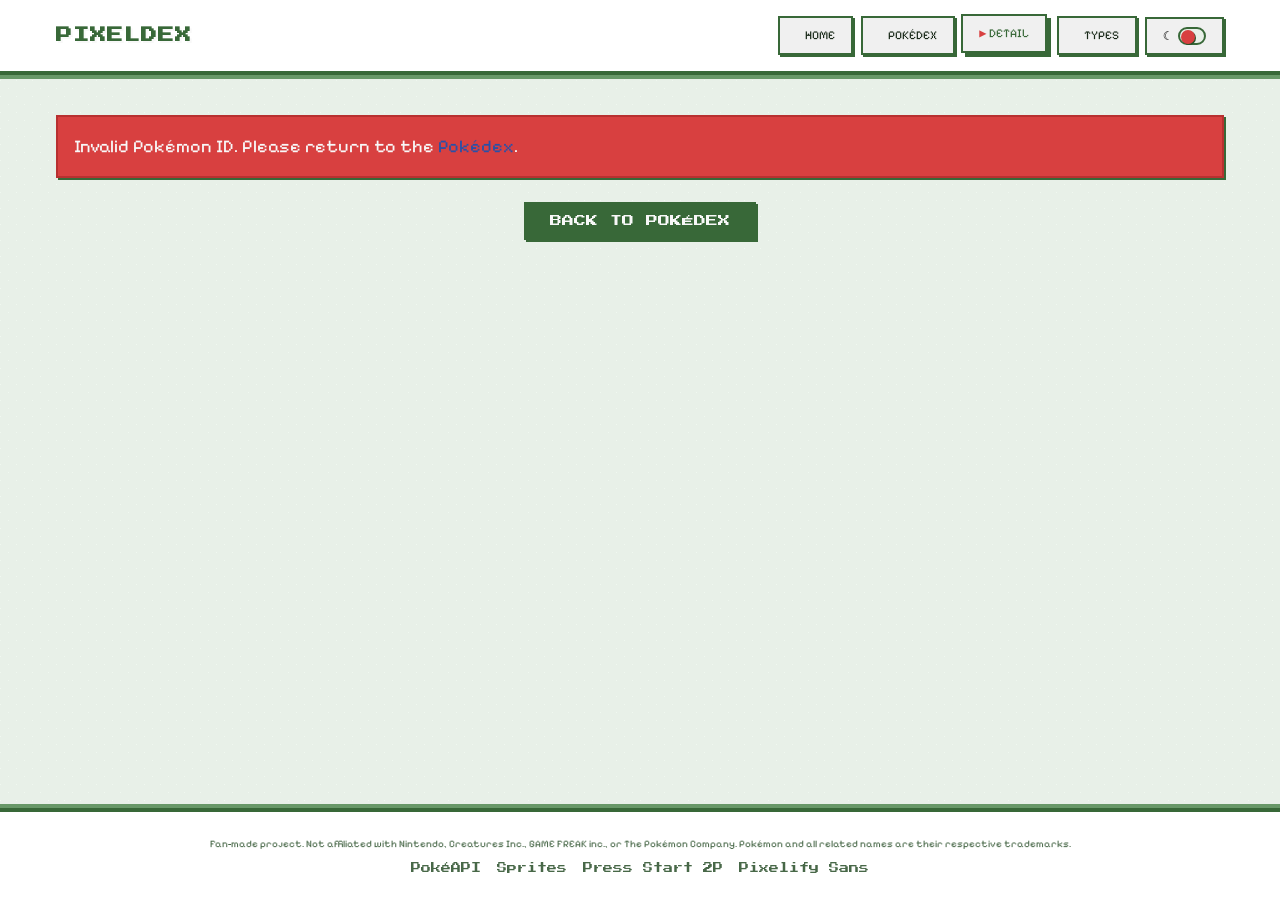
<file: pokemon.html>
<!DOCTYPE html>
<html lang="en" data-theme="light">
<head>
  <meta charset="UTF-8">
  <meta name="viewport" content="width=device-width, initial-scale=1.0">
  <meta name="description" content="PixelDex - Pokémon Detail">
  <title>PixelDex - Pokémon Detail</title>
  <script>
    document.documentElement.dataset.theme = localStorage.getItem('theme') || 'light';
  </script>
  <link rel="stylesheet" href="css/style.css">
</head>
<body data-page="pokemon">
  <header class="site-header">
    <div class="header-inner">
      <h1 class="site-title"><a href="index.html">PIXELDEX</a></h1>
      <nav class="main-nav" id="main-nav" role="navigation" aria-label="Main navigation">
        <ul class="nav-list">
          <li><a href="index.html" class="nav-link" data-page="home">Home</a></li>
          <li><a href="pokedex.html" class="nav-link" data-page="pokedex">Pokédex</a></li>
          <li><a href="pokemon.html" class="nav-link" data-page="pokemon">Detail</a></li>
          <li><a href="types.html" class="nav-link" data-page="types">Types</a></li>
        </ul>
        <div class="nav-controls">
          <button class="theme-toggle" id="theme-toggle" aria-label="Toggle dark mode" aria-pressed="false">
            <span class="theme-toggle-label">☀</span>
            <span class="theme-toggle-btn" aria-hidden="true"></span>
          </button>
          <button class="hamburger" id="hamburger" aria-label="Toggle menu" aria-expanded="false" aria-controls="main-nav">
            <span class="hamburger-line" aria-hidden="true"></span>
            <span class="hamburger-line" aria-hidden="true"></span>
            <span class="hamburger-line" aria-hidden="true"></span>
          </button>
        </div>
      </nav>
    </div>
  </header>

  <main class="main-content">
    <div class="container">
      <div id="pokemon-detail">
        <!-- Loading state -->
        <div class="text-center" style="padding: var(--space-6);">
          <div class="loading" aria-hidden="true"></div>
          <p class="mt-2" style="color: var(--color-text-muted);">Loading Pokémon data...</p>
        </div>
      </div>
    </div>
  </main>

  <footer class="site-footer" role="contentinfo">
    <div class="footer-content">
      <p class="footer-disclaimer">
        Fan-made project. Not affiliated with Nintendo, Creatures Inc., GAME FREAK inc., or The Pokémon Company.
        Pokémon and all related names are their respective trademarks.
      </p>
      <div class="footer-links">
        <a href="https://pokeapi.co/" target="_blank" rel="noopener">PokéAPI</a>
        <a href="https://github.com/PokeAPI/sprites" target="_blank" rel="noopener">Sprites</a>
        <a href="https://fonts.google.com/specimen/Press+Start+2P" target="_blank" rel="noopener">Press Start 2P</a>
        <a href="https://fonts.google.com/specimen/Pixelify+Sans" target="_blank" rel="noopener">Pixelify Sans</a>
      </div>
    </div>
  </footer>

  <script src="js/data.js"></script>
  <script src="js/utils.js"></script>
  <script src="js/pokemon.js"></script>
</body>
</html>
</file>
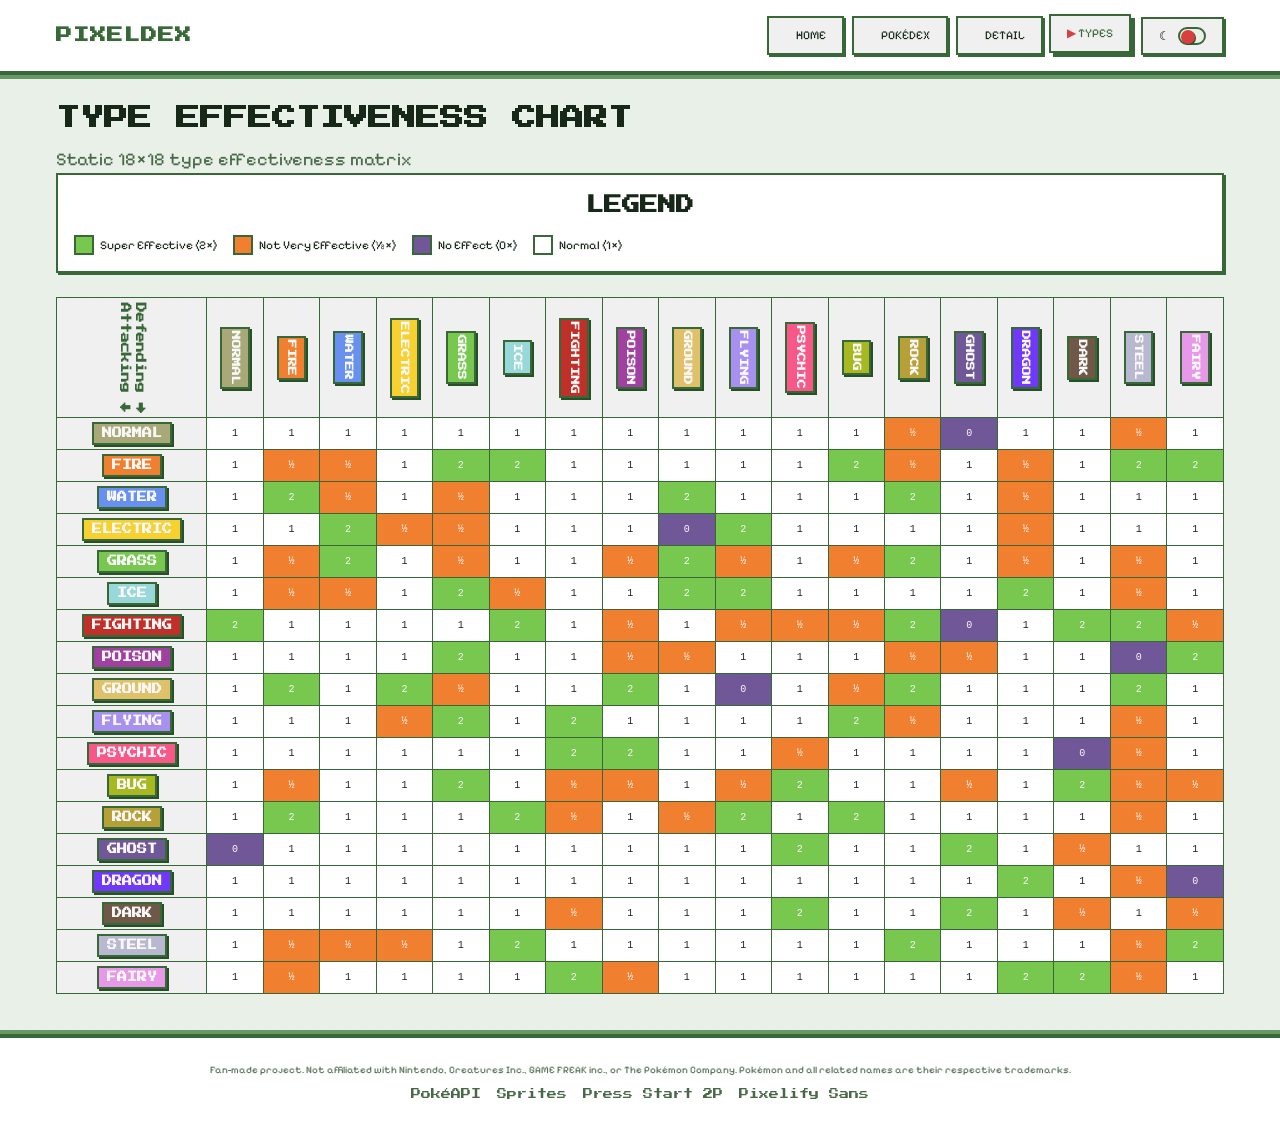
<file: types.html>
<!DOCTYPE html>
<html lang="en" data-theme="light">
<head>
  <meta charset="UTF-8">
  <meta name="viewport" content="width=device-width, initial-scale=1.0">
  <meta name="description" content="PixelDex - Type Effectiveness Chart">
  <title>PixelDex - Type Chart</title>
  <script>
    document.documentElement.dataset.theme = localStorage.getItem('theme') || 'light';
  </script>
  <link rel="stylesheet" href="css/style.css">
</head>
<body data-page="types">
  <header class="site-header">
    <div class="header-inner">
      <h1 class="site-title"><a href="index.html">PIXELDEX</a></h1>
      <nav class="main-nav" id="main-nav" role="navigation" aria-label="Main navigation">
        <ul class="nav-list">
          <li><a href="index.html" class="nav-link" data-page="home">Home</a></li>
          <li><a href="pokedex.html" class="nav-link" data-page="pokedex">Pokédex</a></li>
          <li><a href="pokemon.html" class="nav-link" data-page="pokemon">Detail</a></li>
          <li><a href="types.html" class="nav-link" data-page="types">Types</a></li>
        </ul>
        <div class="nav-controls">
          <button class="theme-toggle" id="theme-toggle" aria-label="Toggle dark mode" aria-pressed="false">
            <span class="theme-toggle-label">☀</span>
            <span class="theme-toggle-btn" aria-hidden="true"></span>
          </button>
          <button class="hamburger" id="hamburger" aria-label="Toggle menu" aria-expanded="false" aria-controls="main-nav">
            <span class="hamburger-line" aria-hidden="true"></span>
            <span class="hamburger-line" aria-hidden="true"></span>
            <span class="hamburger-line" aria-hidden="true"></span>
          </button>
        </div>
      </nav>
    </div>
  </header>

  <main class="main-content">
    <div class="container">
      <header class="page-header">
        <h1>Type Effectiveness Chart</h1>
        <p style="color: var(--color-text-muted); margin-top: var(--space-1);">Static 18×18 type effectiveness matrix</p>
      </header>

      <!-- Legend -->
      <section class="legend-section" style="margin-bottom: var(--space-3); padding: var(--space-2); background: var(--color-panel); border: 2px solid var(--color-border); box-shadow: var(--shadow-sm);">
        <h2 class="section-title" style="margin-bottom: var(--space-2);">Legend</h2>
        <div style="display: flex; flex-wrap: wrap; gap: var(--space-2); align-items: center; font-size: 12px;">
          <div style="display: flex; align-items: center; gap: 6px;">
            <span style="display: inline-block; width: 20px; height: 20px; background: var(--type-grass); border: 2px solid var(--color-border);"></span>
            <span>Super Effective (2×)</span>
          </div>
          <div style="display: flex; align-items: center; gap: 6px;">
            <span style="display: inline-block; width: 20px; height: 20px; background: var(--type-fire); border: 2px solid var(--color-border);"></span>
            <span>Not Very Effective (½×)</span>
          </div>
          <div style="display: flex; align-items: center; gap: 6px;">
            <span style="display: inline-block; width: 20px; height: 20px; background: var(--type-ghost); border: 2px solid var(--color-border);"></span>
            <span>No Effect (0×)</span>
          </div>
          <div style="display: flex; align-items: center; gap: 6px;">
            <span style="display: inline-block; width: 20px; height: 20px; background: var(--color-panel); border: 2px solid var(--color-border);"></span>
            <span>Normal (1×)</span>
          </div>
        </div>
      </section>

      <!-- Type Chart -->
      <section class="type-chart-section" aria-labelledby="chart-heading">
        <h2 id="chart-heading" class="sr-only">Type Effectiveness Matrix</h2>
        <div class="type-chart-container" role="region" aria-label="Type effectiveness chart" tabindex="0">
          <table class="type-chart" id="type-chart" role="grid">
            <thead>
              <tr>
                <th class="type-chart-header" scope="col">Defending →<br>Attacking ↓</th>
                <!-- Column headers populated by JS -->
              </tr>
            </thead>
            <tbody>
              <!-- Rows populated by JS -->
            </tbody>
          </table>
        </div>
      </section>
    </div>
  </main>

  <footer class="site-footer" role="contentinfo">
    <div class="footer-content">
      <p class="footer-disclaimer">
        Fan-made project. Not affiliated with Nintendo, Creatures Inc., GAME FREAK inc., or The Pokémon Company.
        Pokémon and all related names are their respective trademarks.
      </p>
      <div class="footer-links">
        <a href="https://pokeapi.co/" target="_blank" rel="noopener">PokéAPI</a>
        <a href="https://github.com/PokeAPI/sprites" target="_blank" rel="noopener">Sprites</a>
        <a href="https://fonts.google.com/specimen/Press+Start+2P" target="_blank" rel="noopener">Press Start 2P</a>
        <a href="https://fonts.google.com/specimen/Pixelify+Sans" target="_blank" rel="noopener">Pixelify Sans</a>
      </div>
    </div>
  </footer>

  <script src="js/data.js"></script>
  <script src="js/utils.js"></script>
  <script src="js/types.js"></script>
</body>
</html>
</file>
<file: css/style.css>
/* PixelDex - Simplified Stylesheet */
/* Light/Dark Theme System - Beginner Friendly */

@import url('https://fonts.googleapis.com/css2?family=Press+Start+2P&family=Pixelify+Sans:wght@400;600;700&display=swap');

/* ==========================================================================
   CSS Custom Properties - Design Tokens (Simplified ~45 properties)
   ========================================================================== */

:root {
  /* Fonts */
  --font-display: "Press Start 2P", "Courier New", monospace;
  --font-body: "Pixelify Sans", "Courier New", monospace;
  --font-mono: "VT323", "Courier New", monospace;

  /* Base spacing (8px grid) */
  --space-1: 8px;
  --space-2: 16px;
  --space-3: 24px;
  --space-4: 32px;
  --space-5: 40px;
  --space-6: 48px;

  /* Border radius */
  --radius-none: 0;
  --radius-sm: 4px;
  --radius-md: 8px;

  /* Shadows */
  --shadow-sm: 2px 2px 0 0 var(--color-border);
  --shadow-md: 4px 4px 0 0 var(--color-border);
  --shadow-lg: 6px 6px 0 0 var(--color-border);

  /* Transitions */
  --transition-fast: 100ms ease;
  --transition-normal: 200ms ease;

  /* Z-index layers */
  --z-dropdown: 100;
  --z-modal: 200;
  --z-toast: 300;

  /* Light theme (default) */
  --color-bg: #e8f0e8;
  --color-bg-dark: #d8e0d8;
  --color-bg-light: #f0f8f0;
  --color-panel: #ffffff;
  --color-panel-dark: #f0f0f0;
  --color-border: #386838;
  --color-border-dark: #285028;
  --color-highlight: #f8f8f8;
  --color-shadow: #689868;
  --color-text: #182818;
  --color-text-muted: #486848;
  --color-text-inverse: #f8f8f8;
  --color-primary: #386838;
  --color-primary-hover: #285028;
  --color-primary-light: #e8f0e8;
  --color-accent: #d84040;
  --color-accent-hover: #b83030;
  --color-link: #2850a8;
  --color-link-hover: #183888;

  /* Type colors */
  --type-normal: #a8a878;
  --type-fire: #f08030;
  --type-water: #6890f0;
  --type-electric: #f8d030;
  --type-grass: #78c850;
  --type-ice: #98d8d8;
  --type-fighting: #c03028;
  --type-poison: #a040a0;
  --type-ground: #e0c068;
  --type-flying: #a890f0;
  --type-psychic: #f85888;
  --type-bug: #a8b820;
  --type-rock: #b8a038;
  --type-ghost: #705898;
  --type-dragon: #7038f8;
  --type-dark: #705848;
  --type-steel: #b8b8d0;
  --type-fairy: #e898e8;

  /* Stat bar colors */
  --stat-hp: #e84040;
  --stat-attack: #f08030;
  --stat-defense: #f8d030;
  --stat-spatk: #e84040;
  --stat-spdef: #78c850;
  --stat-speed: #f8d030;

  /* Dialogue box */
  --dialogue-bg: #f8f8f8;
  --dialogue-border: #386838;
  --dialogue-text: #182818;
  --cursor-color: #386838;
}

/* Dark theme override */
html[data-theme="dark"] {
  --color-bg: #182818;
  --color-bg-dark: #102010;
  --color-bg-light: #203820;
  --color-panel: #203020;
  --color-panel-dark: #182818;
  --color-border: #487848;
  --color-border-dark: #386038;
  --color-highlight: #284028;
  --color-shadow: #081808;
  --color-text: #e8f0e8;
  --color-text-muted: #88a888;
  --color-text-inverse: #182818;
  --color-primary: #68a868;
  --color-primary-hover: #88c888;
  --color-primary-light: #284028;
  --color-accent: #e86060;
  --color-accent-hover: #f88080;
  --color-link: #88a8e8;
  --color-link-hover: #a8c8f8;

  /* Type colors (Dark - muted) */
  --type-normal: #888868;
  --type-fire: #d07030;
  --type-water: #5880e0;
  --type-electric: #d8b030;
  --type-grass: #68a850;
  --type-ice: #88c8c8;
  --type-fighting: #a03028;
  --type-poison: #904090;
  --type-ground: #c0a068;
  --type-flying: #9880e0;
  --type-psychic: #d85888;
  --type-bug: #98a820;
  --type-rock: #a89038;
  --type-ghost: #605088;
  --type-dragon: #6038e8;
  --type-dark: #605048;
  --type-steel: #a8a8c0;
  --type-fairy: #d898d8;

  /* Stat bar colors (Dark) */
  --stat-hp: #d04040;
  --stat-attack: #d07030;
  --stat-defense: #d8b030;
  --stat-spatk: #d04040;
  --stat-spdef: #68a850;
  --stat-speed: #d8b030;

  /* Dialogue box (Dark) */
  --dialogue-bg: #203020;
  --dialogue-border: #487848;
  --dialogue-text: #e8f0e8;
  --cursor-color: #68a868;
}

/* Background pattern adjustment for dark mode */
html[data-theme="dark"] body {
  background-image:
    radial-gradient(circle at 0 0, var(--color-bg-light) 1px, transparent 1px),
    radial-gradient(circle at 0 0, var(--color-bg-light) 1px, transparent 1px);
  background-size: 16px 16px;
  background-position: 0 0, 8px 8px;
}

/* ==========================================================================
   Base Reset & Typography
   ========================================================================== */

*, *::before, *::after {
  box-sizing: border-box;
  margin: 0;
  padding: 0;
}

html {
  font-size: 16px;
  -webkit-text-size-adjust: 100%;
}

body {
  font-family: var(--font-body);
  font-size: 18px;
  line-height: 1.5;
  color: var(--color-text);
  background-color: var(--color-bg);
  background-image:
    radial-gradient(circle at 0 0, var(--color-bg-light) 1px, transparent 1px),
    radial-gradient(circle at 0 0, var(--color-bg-light) 1px, transparent 1px);
  background-size: 16px 16px;
  background-position: 0 0, 8px 8px;
  min-height: 100vh;
  display: flex;
  flex-direction: column;
  transition: background-color var(--transition-normal), color var(--transition-normal);
}

img, canvas, video {
  image-rendering: pixelated;
  image-rendering: crisp-edges;
  max-width: 100%;
  height: auto;
  display: block;
}

a {
  color: var(--color-link);
  text-decoration: none;
  transition: color var(--transition-fast);
}

a:hover {
  color: var(--color-link-hover);
}

a:focus-visible,
button:focus-visible,
input:focus-visible,
select:focus-visible,
[tabindex]:focus-visible {
  outline: 3px solid var(--color-accent);
  outline-offset: 2px;
}

::selection {
  background: var(--color-accent);
  color: var(--color-text-inverse);
}

/* Display font for headings, nav, buttons */
h1, h2, h3, h4, h5, h6,
nav, button, .label, .badge, .stat-label,
input[type="submit"], input[type="button"] {
  font-family: var(--font-display);
  line-height: 1.6;
  text-transform: uppercase;
}

h1 { font-size: 24px; }
h2 { font-size: 16px; }
h3 { font-size: 12px; }
h4 { font-size: 10px; }

nav a, button, .btn {
  font-size: 12px;
}

p, li, span, div, td, th {
  font-family: var(--font-body);
}

.stat-value {
  font-family: var(--font-mono);
  font-size: 16px;
}

/* ==========================================================================
   Layout Components
   ========================================================================== */

.container {
  width: 100%;
  max-width: 1200px;
  margin: 0 auto;
  padding: 0 var(--space-2);
}

.main-content {
  flex: 1;
  padding: var(--space-3) 0;
}

/* ==========================================================================
   Header & Navigation
   ========================================================================== */

.site-header {
  background: var(--color-panel);
  border-bottom: 4px solid var(--color-border);
  box-shadow: 0 4px 0 0 var(--color-shadow);
  position: sticky;
  top: 0;
  z-index: var(--z-dropdown);
}

.header-inner {
  display: flex;
  align-items: center;
  justify-content: space-between;
  padding: var(--space-2) var(--space-2);
  max-width: 1200px;
  margin: 0 auto;
}

.site-title {
  font-size: 16px;
  color: var(--color-primary);
  text-shadow: 2px 2px 0 var(--color-highlight);
  letter-spacing: 1px;
}

.site-title a {
  color: inherit;
  display: flex;
  align-items: center;
  gap: var(--space-1);
}

.site-title span {
  display: none;
}

@media (min-width: 480px) {
  .site-title span {
    display: inline;
  }
}

/* Navigation */
.main-nav {
  display: flex;
  align-items: center;
  gap: var(--space-1);
}

.nav-list {
  display: flex;
  list-style: none;
  gap: var(--space-1);
  align-items: center;
}

.nav-link {
  display: block;
  padding: var(--space-1) var(--space-2);
  color: var(--color-text);
  background: var(--color-panel-dark);
  border: 2px solid var(--color-border);
  box-shadow: var(--shadow-sm);
  transition: all var(--transition-fast);
  position: relative;
}

.nav-link::before {
  content: "▶ ";
  opacity: 0;
  color: var(--color-accent);
  animation: blink 1s infinite;
  transition: opacity var(--transition-fast);
}

.nav-link:hover,
.nav-link[aria-current="page"] {
  color: var(--color-primary);
  box-shadow: var(--shadow-md);
  transform: translate(-2px, -2px);
}

.nav-link:hover::before,
.nav-link[aria-current="page"]::before {
  opacity: 1;
}

.nav-link:active {
  box-shadow: none;
  transform: translate(0, 0);
}

@keyframes blink {
  0%, 50% { opacity: 1; }
  51%, 100% { opacity: 0; }
}

/* Theme Toggle (Day/Night) */
.theme-toggle {
  display: flex;
  align-items: center;
  gap: var(--space-1);
  padding: var(--space-1) var(--space-2);
  background: var(--color-panel-dark);
  border: 2px solid var(--color-border);
  box-shadow: var(--shadow-sm);
  cursor: pointer;
  transition: all var(--transition-fast);
}

.theme-toggle:hover {
  box-shadow: var(--shadow-md);
  transform: translate(-2px, -2px);
}

.theme-toggle:active {
  box-shadow: none;
  transform: translate(0, 0);
}

.theme-toggle-label {
  font-size: 12px;
  line-height: 1;
}

.theme-toggle-btn {
  width: 28px;
  height: 18px;
  background: var(--color-bg);
  border: 2px solid var(--color-border);
  border-radius: 9px;
  position: relative;
  cursor: pointer;
}

.theme-toggle-btn::after {
  content: "";
  position: absolute;
  top: 1px;
  left: 1px;
  width: 14px;
  height: 14px;
  background: var(--color-accent);
  border-radius: 50%;
  transition: transform var(--transition-fast);
  box-shadow: 1px 1px 0 0 var(--color-border-dark);
}

html[data-theme="dark"] .theme-toggle-btn::after {
  transform: translateX(10px);
  background: var(--color-primary);
}

/* Nav Controls Container */
.nav-controls {
  display: flex;
  align-items: center;
  gap: var(--space-1);
}

/* Hamburger Menu */
.hamburger {
  display: none;
  flex-direction: column;
  justify-content: space-between;
  width: 32px;
  height: 24px;
  background: transparent;
  border: none;
  cursor: pointer;
  padding: 0;
  z-index: var(--z-dropdown);
}

.hamburger-line {
  display: block;
  width: 100%;
  height: 4px;
  background: var(--color-border);
  border-radius: 2px;
  transition: all var(--transition-fast);
}

.hamburger[aria-expanded="true"] .hamburger-line:nth-child(1) {
  transform: translateY(10px) rotate(45deg);
}

.hamburger[aria-expanded="true"] .hamburger-line:nth-child(2) {
  opacity: 0;
}

.hamburger[aria-expanded="true"] .hamburger-line:nth-child(3) {
  transform: translateY(-10px) rotate(-45deg);
}

@media (max-width: 768px) {
  .hamburger {
    display: flex;
  }

  .main-nav {
    position: fixed;
    top: 0;
    right: -100%;
    width: 80%;
    max-width: 280px;
    height: 100vh;
    background: var(--color-panel);
    border-left: 4px solid var(--color-border);
    box-shadow: -4px 0 0 0 var(--color-shadow);
    padding: var(--space-4) var(--space-3) var(--space-3);
    transition: right var(--transition-normal);
    flex-direction: column;
    align-items: stretch;
    overflow-y: auto;
  }

  .main-nav.open {
    right: 0;
  }

  .nav-list {
    flex-direction: column;
    gap: var(--space-1);
  }

  .nav-link {
    text-align: center;
    padding: var(--space-2) var(--space-3);
  }

  .nav-controls {
    display: flex;
    justify-content: center;
    gap: var(--space-1);
    margin-top: var(--space-2);
    padding-top: var(--space-2);
    border-top: 2px solid var(--color-border);
  }

  .theme-toggle {
    justify-content: center;
  }
}

/* ==========================================================================
   Buttons
   ========================================================================== */

.btn {
  display: inline-flex;
  align-items: center;
  justify-content: center;
  gap: var(--space-1);
  padding: var(--space-1) var(--space-3);
  font-size: 12px;
  font-family: var(--font-display);
  text-transform: uppercase;
  color: var(--color-text-inverse);
  background: var(--color-primary);
  border: 2px solid var(--color-border);
  box-shadow: var(--shadow-sm);
  cursor: pointer;
  transition: all var(--transition-fast);
  white-space: nowrap;
}

.btn:hover {
  background: var(--color-primary-hover);
  box-shadow: var(--shadow-md);
  transform: translate(-2px, -2px);
  color: var(--color-text-inverse);
}

.btn:active {
  box-shadow: none;
  transform: translate(0, 0);
}

.btn:disabled {
  opacity: 0.5;
  cursor: not-allowed;
  transform: none;
  box-shadow: var(--shadow-sm);
}

.btn-secondary {
  background: var(--color-panel-dark);
  color: var(--color-text);
}

.btn-secondary:hover {
  background: var(--color-primary-light);
  color: var(--color-primary);
}

.btn-accent {
  background: var(--color-accent);
  border-color: var(--color-accent-hover);
}

.btn-accent:hover {
  background: var(--color-accent-hover);
}

.btn-sm {
  padding: 4px 12px;
  font-size: 10px;
}

.btn-lg {
  padding: var(--space-2) var(--space-4);
  font-size: 14px;
}

/* Favorite Button */
.favorite-btn {
  display: inline-flex;
  align-items: center;
  justify-content: center;
  width: 32px;
  height: 32px;
  background: var(--color-panel-dark);
  border: 2px solid var(--color-border);
  box-shadow: var(--shadow-sm);
  cursor: pointer;
  transition: all var(--transition-fast);
  border-radius: 4px;
  padding: 0;
}

.favorite-btn:hover {
  box-shadow: var(--shadow-md);
  transform: translate(-2px, -2px);
  background: var(--color-bg);
}

.favorite-btn:active {
  box-shadow: none;
  transform: translate(0, 0);
}

.favorite-btn.favorited {
  background: var(--color-accent);
  border-color: var(--color-accent-hover);
}

.favorite-btn.favorited:hover {
  background: var(--color-accent-hover);
}

.favorite-icon {
  font-size: 16px;
  line-height: 1;
  color: var(--color-text);
  transition: color var(--transition-fast);
}

.favorite-btn.favorited .favorite-icon {
  color: var(--color-text-inverse);
}

/* ==========================================================================
   Form Elements
   ========================================================================== */

.input-group {
  display: flex;
  flex-direction: column;
  gap: 4px;
}

.input-label {
  font-size: 10px;
  color: var(--color-text-muted);
}

.input-field,
.select-field,
.textarea-field {
  padding: var(--space-1) var(--space-2);
  font-family: var(--font-body);
  font-size: 14px;
  color: var(--color-text);
  background: var(--color-panel);
  border: 2px solid var(--color-border);
  box-shadow: inset 2px 2px 0 0 var(--color-highlight), inset -2px -2px 0 0 var(--color-shadow);
  transition: all var(--transition-fast);
}

.input-field:focus,
.select-field:focus,
.textarea-field:focus {
  box-shadow: inset 2px 2px 0 0 var(--color-highlight), inset -2px -2px 0 0 var(--color-shadow), 0 0 0 2px var(--color-accent);
}

.select-field {
  cursor: pointer;
  appearance: none;
  background-image: url("data:image/svg+xml,%3Csvg xmlns='http://www.w3.org/2000/svg' width='12' height='12' viewBox='0 0 24 24' fill='none' stroke='%23386838' stroke-width='2'%3E%3Cpath d='M6 9l6 6 6-6'/%3E%3C/svg%3E");
  background-repeat: no-repeat;
  background-position: right var(--space-1) center;
  padding-right: var(--space-3);
}

html[data-theme="dark"] .select-field {
  background-image: url("data:image/svg+xml,%3Csvg xmlns='http://www.w3.org/2000/svg' width='12' height='12' viewBox='0 0 24 24' fill='none' stroke='%2368a868' stroke-width='2'%3E%3Cpath d='M6 9l6 6 6-6'/%3E%3C/svg%3E");
}

.checkbox-group,
.radio-group {
  display: flex;
  flex-wrap: wrap;
  gap: var(--space-1);
}

.checkbox-item,
.radio-item {
  display: flex;
  align-items: center;
  gap: 6px;
  cursor: pointer;
}

.checkbox-item input,
.radio-item input {
  width: 16px;
  height: 16px;
  accent-color: var(--color-accent);
  cursor: pointer;
}

/* Search Input */
.search-wrapper {
  position: relative;
  max-width: 400px;
  width: 100%;
}

.search-input {
  width: 100%;
  padding: var(--space-1) var(--space-2) var(--space-1) 36px;
  font-family: var(--font-body);
  font-size: 14px;
  color: var(--color-text);
  background: var(--color-panel);
  border: 2px solid var(--color-border);
  box-shadow: inset 2px 2px 0 0 var(--color-highlight), inset -2px -2px 0 0 var(--color-shadow);
}

.search-icon {
  position: absolute;
  left: var(--space-2);
  top: 50%;
  transform: translateY(-50%);
  width: 16px;
  height: 16px;
  color: var(--color-text-muted);
  pointer-events: none;
}

.results-count {
  font-size: 12px;
  color: var(--color-text-muted);
  margin-top: var(--space-1);
}

/* ==========================================================================
   Card Component
   ========================================================================== */

.card {
  background: var(--color-panel);
  border: 2px solid var(--color-border);
  box-shadow: var(--shadow-sm);
  transition: all var(--transition-fast);
  overflow: hidden;
}

.card:hover {
  box-shadow: var(--shadow-md);
  transform: translate(-2px, -2px);
}

.card:active {
  box-shadow: none;
  transform: translate(0, 0);
}

.card-inner {
  padding: var(--space-2);
}

.card-image {
  width: 100%;
  aspect-ratio: 1;
  object-fit: contain;
  background-color: var(--color-bg);
  background-image: url("../assets/sprite_background.png");
  background-position: center;
  background-repeat: no-repeat;
  background-size: cover;
  image-rendering: pixelated;
}

html[data-theme="dark"] .card-image {
  background-image: url("../assets/sprite_background_dark.png");
}

.card-title {
  font-size: 12px;
  color: var(--color-primary);
  margin: var(--space-1) 0 4px;
  text-align: center;
  text-shadow: 1px 1px 0 var(--color-highlight);
}

.card-id {
  font-size: 10px;
  color: var(--color-text-muted);
  text-align: center;
  font-family: var(--font-mono);
}

.card-types {
  display: flex;
  justify-content: center;
  gap: 4px;
  margin-top: var(--space-1);
  flex-wrap: wrap;
}

/* Type Badges */
.type-badge {
  display: inline-flex;
  align-items: center;
  padding: 2px 8px;
  font-size: 10px;
  font-family: var(--font-display);
  text-transform: uppercase;
  color: var(--color-text-inverse);
  background: var(--type-normal);
  border: 2px solid var(--color-border);
  box-shadow: 2px 2px 0 0 var(--color-border-dark);
  white-space: nowrap;
}

.type-badge.normal { background: var(--type-normal); }
.type-badge.fire { background: var(--type-fire); }
.type-badge.water { background: var(--type-water); }
.type-badge.electric { background: var(--type-electric); }
.type-badge.grass { background: var(--type-grass); }
.type-badge.ice { background: var(--type-ice); }
.type-badge.fighting { background: var(--type-fighting); }
.type-badge.poison { background: var(--type-poison); }
.type-badge.ground { background: var(--type-ground); }
.type-badge.flying { background: var(--type-flying); }
.type-badge.psychic { background: var(--type-psychic); }
.type-badge.bug { background: var(--type-bug); }
.type-badge.rock { background: var(--type-rock); }
.type-badge.ghost { background: var(--type-ghost); }
.type-badge.dragon { background: var(--type-dragon); }
.type-badge.dark { background: var(--type-dark); }
.type-badge.steel { background: var(--type-steel); }
.type-badge.fairy { background: var(--type-fairy); }

/* ==========================================================================
   Grid Layouts
   ========================================================================== */

.pokedex-grid {
  display: grid;
  grid-template-columns: repeat(4, 1fr);
  gap: var(--space-2);
}

@media (max-width: 1024px) {
  .pokedex-grid {
    grid-template-columns: repeat(2, 1fr);
  }
}

@media (max-width: 640px) {
  .pokedex-grid {
    grid-template-columns: 1fr;
  }
}

/* ==========================================================================
   Pokemon Detail Page
   ========================================================================== */

.detail-header {
  display: flex;
  flex-wrap: wrap;
  align-items: flex-start;
  gap: var(--space-3);
  margin-bottom: var(--space-3);
  padding: var(--space-3);
  background: var(--color-panel);
  border: 2px solid var(--color-border);
  box-shadow: var(--shadow-sm);
}

.detail-sprite-wrapper {
  position: relative;
  width: 120px;
  height: 120px;
  flex-shrink: 0;
  border: 2px solid var(--color-border);
  background: var(--color-bg);
  box-shadow: var(--shadow-sm);
  overflow: hidden;
}

.detail-sprite {
  width: 120px;
  height: 120px;
  image-rendering: pixelated;
  background-color: var(--color-bg);
  background-image: url("../assets/sprite_background.png");
  background-position: center;
  background-repeat: no-repeat;
  background-size: cover;
  border: 2px solid var(--color-border);
  box-shadow: inset 2px 2px 0 0 var(--color-highlight), inset -2px -2px 0 0 var(--color-shadow);
  flex-shrink: 0;
}

html[data-theme="dark"] .detail-sprite {
  background-image: url("../assets/sprite_background_dark.png");
}

.detail-info {
  flex: 1;
  min-width: 200px;
}

.detail-name {
  font-size: 20px;
  color: var(--color-primary);
  text-shadow: 2px 2px 0 var(--color-highlight);
  margin-bottom: 4px;
}

.detail-id {
  font-size: 12px;
  color: var(--color-text-muted);
  font-family: var(--font-mono);
  margin-bottom: var(--space-2);
}

.detail-types {
  display: flex;
  gap: 6px;
  flex-wrap: wrap;
}

.detail-section {
  margin-bottom: var(--space-3);
}

.detail-section-title {
  font-size: 12px;
  color: var(--color-primary);
  border-bottom: 2px solid var(--color-border);
  padding-bottom: 4px;
  margin-bottom: var(--space-2);
  text-transform: uppercase;
}

/* Stat Bars */
.stat-row {
  display: flex;
  align-items: center;
  gap: var(--space-2);
  margin-bottom: 8px;
}

.stat-label {
  width: 80px;
  font-size: 10px;
  color: var(--color-text-muted);
  white-space: nowrap;
}

.stat-bar-container {
  flex: 1;
  height: 16px;
  background: var(--color-bg);
  border: 2px solid var(--color-border);
  box-shadow: inset 2px 2px 0 0 var(--color-highlight), inset -2px -2px 0 0 var(--color-shadow);
  overflow: hidden;
  position: relative;
}

.stat-bar {
  height: 100%;
  background: var(--stat-hp);
  transition: width 0.5s ease-out;
}

.stat-bar.attack { background: var(--stat-attack); }
.stat-bar.defense { background: var(--stat-defense); }
.stat-bar.spatk { background: var(--stat-spatk); }
.stat-bar.spdef { background: var(--stat-spdef); }
.stat-bar.speed { background: var(--stat-speed); }

.stat-value {
  width: 40px;
  text-align: right;
  font-size: 12px;
  color: var(--color-text);
}

/* Navigation Buttons */
.detail-nav {
  display: flex;
  justify-content: space-between;
  gap: var(--space-2);
  margin-top: var(--space-3);
}

/* ==========================================================================
   Type Chart
   ========================================================================== */

.type-chart-container {
  overflow-x: auto;
  margin: var(--space-2) 0;
  -webkit-overflow-scrolling: touch;
}

.type-chart {
  border-collapse: collapse;
  font-size: 10px;
  width: 100%;
  min-width: 1000px;
}

.type-chart th,
.type-chart td {
  border: 1px solid var(--color-border);
  padding: 4px 6px;
  text-align: center;
  white-space: nowrap;
}

.type-chart th {
  background: var(--color-panel-dark);
  color: var(--color-primary);
  font-family: var(--font-display);
  position: sticky;
  top: 0;
  z-index: 1;
}

.type-chart th:first-child {
  left: 0;
  z-index: 2;
}

.type-chart td:first-child {
  background: var(--color-panel-dark);
  color: var(--color-primary);
  font-family: var(--font-display);
  font-weight: 600;
  position: sticky;
  left: 0;
  z-index: 1;
}

.type-chart td {
  background: var(--color-panel);
  color: var(--color-text);
  font-family: var(--font-mono);
  transition: all var(--transition-fast);
}

.type-chart td[data-effectiveness="2"] {
  background: var(--type-grass);
  color: var(--color-text-inverse);
}

.type-chart td[data-effectiveness="0.5"] {
  background: var(--type-fire);
  color: var(--color-text-inverse);
}

.type-chart td[data-effectiveness="0"] {
  background: var(--type-ghost);
  color: var(--color-text-inverse);
}

.type-chart-header {
  writing-mode: vertical-rl;
  text-orientation: mixed;
  min-width: 32px;
  height: 120px;
}

/* ==========================================================================
   Featured Pokemon / Link Cards
   ========================================================================== */

.featured-grid {
  display: grid;
  grid-template-columns: repeat(auto-fit, minmax(200px, 1fr));
  gap: var(--space-2);
  margin-top: var(--space-3);
}

.link-card {
  display: block;
  padding: var(--space-3);
  background: var(--color-panel);
  border: 2px solid var(--color-border);
  box-shadow: var(--shadow-sm);
  text-align: center;
  transition: all var(--transition-fast);
  text-decoration: none;
  color: inherit;
}

.link-card:hover {
  box-shadow: var(--shadow-md);
  transform: translate(-2px, -2px);
  color: var(--color-primary);
}

.link-card:active {
  box-shadow: none;
  transform: translate(0, 0);
}

.link-card-icon {
  width: 64px;
  height: 64px;
  margin: 0 auto var(--space-2);
  image-rendering: pixelated;
}

.link-card-title {
  font-size: 14px;
  color: var(--color-primary);
  margin-bottom: 4px;
}

.link-card-desc {
  font-size: 12px;
  color: var(--color-text-muted);
}

/* ==========================================================================
   Home Page - Hero + Featured Side by Side
   ========================================================================== */

.hero-featured-wrapper {
  display: flex;
  flex-wrap: wrap;
  gap: var(--space-3);
  margin: var(--space-3) 0;
}

.hero-column,
.featured-column {
  flex: 1 1 0;
  min-width: 0;
}

.hero-column {
  flex-grow: 1.12;
  min-width: 480px;
}

.featured-column {
  flex-grow: 1;
  min-width: 360px;
}

/* Home Page - Hero Section */
.hero-section {
  margin: 0;
}

.hero-inner {
  display: flex;
  flex-direction: column;
  align-items: center;
  justify-content: center;
  gap: var(--space-3);
  padding: var(--space-4);
  background: var(--color-panel);
  border: 4px solid var(--color-border);
  box-shadow: inset 0 0 0 3px var(--color-panel), inset 0 0 0 6px var(--color-primary), 6px 6px 0 var(--color-shadow);
  text-align: center;
  height: 100%;
  min-height: 380px;
}

.hero-content {
  display: flex;
  flex-direction: column;
  gap: var(--space-2);
  max-width: 520px;
}

.hero-label {
  font-family: var(--font-display);
  font-size: 12px;
  color: var(--color-text-muted);
  letter-spacing: 1px;
}

.hero-title {
  font-family: var(--font-display);
  font-size: 24px;
  line-height: 1.35;
  color: var(--color-text);
  margin: 0;
  text-shadow: 2px 2px 0 var(--color-highlight);
}

.hero-desc {
  font-size: 18px;
  line-height: 1.5;
  color: var(--color-text);
  margin: 0;
}

.hero-actions {
  display: flex;
  flex-wrap: wrap;
  gap: var(--space-2);
  justify-content: center;
  margin-top: var(--space-1);
}

/* Home Page - Featured Pokémon Section */
.featured-section {
  margin: 0;
}

.featured-inner {
  padding: var(--space-3);
  background: var(--color-bg-dark);
  border: 4px solid var(--color-border);
  box-shadow: 6px 6px 0 var(--color-shadow);
  height: 100%;
  display: flex;
  flex-direction: column;
}

.section-title {
  font-family: var(--font-display);
  font-size: 18px;
  color: var(--color-text);
  margin-bottom: var(--space-2);
  text-align: center;
}

.featured-grid {
  flex: 1;
  display: flex;
  align-items: center;
  justify-content: center;
}

.featured-grid .card {
  width: min(100%, 340px);
  max-width: 340px;
}

/* Responsive: stack on mobile */
@media (max-width: 768px) {
  .hero-featured-wrapper {
    flex-direction: column;
  }

  .hero-column,
  .featured-column {
    min-width: 100%;
  }

  .hero-inner {
    min-height: auto;
  }
}

/* Home Page - Main Menu Section */
.menu-section {
  margin: var(--space-4) 0;
}

.menu-list {
  background: var(--color-panel);
  border: 4px solid var(--color-border);
  box-shadow: inset 0 0 0 3px var(--color-panel), inset 0 0 0 6px var(--color-primary), 6px 6px 0 var(--color-shadow);
  overflow: hidden;
}

.menu-item {
  display: flex;
  flex-wrap: wrap;
  align-items: center;
  gap: var(--space-2);
  min-height: 76px;
  padding: var(--space-2) var(--space-3);
  color: var(--color-text);
  text-decoration: none;
  border-bottom: 3px dashed var(--color-primary);
  transition: background var(--transition-fast);
}

.menu-item:last-child {
  border-bottom: none;
}

.menu-item:hover {
  background: var(--color-panel-dark);
}

.menu-cursor {
  width: 24px;
  font-family: var(--font-display);
  font-size: 20px;
  color: var(--color-accent);
  opacity: 0;
  transition: opacity var(--transition-fast);
  flex-shrink: 0;
}

.menu-item:hover .menu-cursor {
  opacity: 1;
}

.menu-info {
  flex: 1 1 320px;
  min-width: 0;
  display: flex;
  flex-direction: column;
  gap: 4px;
}

.menu-title {
  font-family: var(--font-display);
  font-size: 16px;
  color: var(--color-text);
}

.menu-desc {
  font-size: 16px;
  line-height: 1.4;
  color: var(--color-text-muted);
}

.menu-stat {
  font-size: 14px;
  font-weight: 600;
  color: var(--color-primary);
  white-space: nowrap;
}

/* Home Page - Starter Picks Section */
.starter-section {
  margin: var(--space-4) 0;
}

.starter-grid {
  display: flex;
  flex-wrap: wrap;
  gap: var(--space-3);
}

.starter-grid .card {
  flex: 1 1 260px;
  min-width: 0;
}

/* Home Page - Type Chart Preview Section */
.type-preview-section {
  margin: var(--space-4) 0;
}

.type-preview-inner {
  padding: var(--space-3);
  background: var(--color-bg-dark);
  border: 4px solid var(--color-primary);
  box-shadow: 6px 6px 0 var(--color-shadow);
}

.type-preview-header {
  display: flex;
  flex-wrap: wrap;
  gap: var(--space-2);
  align-items: center;
  justify-content: space-between;
  margin-bottom: var(--space-2);
}

.type-badges {
  display: flex;
  flex-wrap: wrap;
  gap: var(--space-1);
}

/* ==========================================================================
   Footer
   ========================================================================== */

.site-footer {
  background: var(--color-panel);
  border-top: 4px solid var(--color-border);
  box-shadow: 0 -4px 0 0 var(--color-shadow);
  padding: var(--space-3) var(--space-2);
  margin-top: auto;
}

.footer-content {
  max-width: 1200px;
  margin: 0 auto;
  text-align: center;
  font-size: 10px;
  color: var(--color-text-muted);
  line-height: 1.6;
}

.footer-disclaimer {
  margin-bottom: var(--space-1);
}

.footer-links {
  display: flex;
  justify-content: center;
  gap: var(--space-2);
  flex-wrap: wrap;
  margin-top: var(--space-1);
}

.footer-links a {
  color: var(--color-text-muted);
  font-family: var(--font-display);
  font-size: 10px;
}

.footer-links a:hover {
  color: var(--color-accent);
}

/* ==========================================================================
   Utility Classes
   ========================================================================== */

.sr-only {
  position: absolute;
  width: 1px;
  height: 1px;
  padding: 0;
  margin: -1px;
  overflow: hidden;
  clip: rect(0, 0, 0, 0);
  white-space: nowrap;
  border: 0;
}

.hidden {
  display: none !important;
}

.text-center { text-align: center; }
.text-right { text-align: right; }
.text-left { text-align: left; }

.mt-1 { margin-top: var(--space-1); }
.mt-2 { margin-top: var(--space-2); }
.mt-3 { margin-top: var(--space-3); }
.mb-1 { margin-bottom: var(--space-1); }
.mb-2 { margin-bottom: var(--space-2); }
.mb-3 { margin-bottom: var(--space-3); }

.flex { display: flex; }
.flex-col { flex-direction: column; }
.items-center { align-items: center; }
.justify-center { justify-content: center; }
.justify-between { justify-content: space-between; }
.gap-1 { gap: var(--space-1); }
.gap-2 { gap: var(--space-2); }
.gap-3 { gap: var(--space-3); }

.w-full { width: 100%; }
.max-w-full { max-width: 100%; }

/* Empty State */
.empty-state {
  text-align: center;
  padding: var(--space-6);
  color: var(--color-text-muted);
}

.empty-state-icon {
  width: 64px;
  height: 64px;
  margin: 0 auto var(--space-2);
  opacity: 0.5;
}

/* Loading */
.loading {
  display: inline-block;
  width: 16px;
  height: 16px;
  border: 2px solid var(--color-border);
  border-top-color: var(--color-accent);
  border-radius: 50%;
  animation: spin 0.8s linear infinite;
}

@keyframes spin {
  to { transform: rotate(360deg); }
}

/* Error State */
.error-message {
  background: var(--color-accent);
  color: var(--color-text-inverse);
  padding: var(--space-2);
  border: 2px solid var(--color-accent-hover);
  box-shadow: var(--shadow-sm);
  margin: var(--space-2) 0;
}

/* Dialogue Box (static - no typewriter animation) */
.dialogue-box {
  background: var(--dialogue-bg);
  border: 4px solid var(--dialogue-border);
  box-shadow: var(--shadow-sm);
  padding: var(--space-3);
  margin: var(--space-3) 0;
  position: relative;
  overflow: hidden;
}

.dialogue-box::before {
  content: "";
  position: absolute;
  top: 0;
  left: 0;
  right: 0;
  height: 4px;
  background: repeating-linear-gradient(
    90deg,
    var(--dialogue-border) 0,
    var(--dialogue-border) 4px,
    var(--dialogue-bg) 4px,
    var(--dialogue-bg) 8px
  );
}

.dialogue-text {
  font-family: var(--font-body);
  font-size: 14px;
  line-height: 1.6;
  color: var(--dialogue-text);
  min-height: 1.6em;
}

.dialogue-arrow {
  position: absolute;
  bottom: 8px;
  right: 12px;
  color: var(--cursor-color);
  font-size: 16px;
  line-height: 1;
}
</file>
